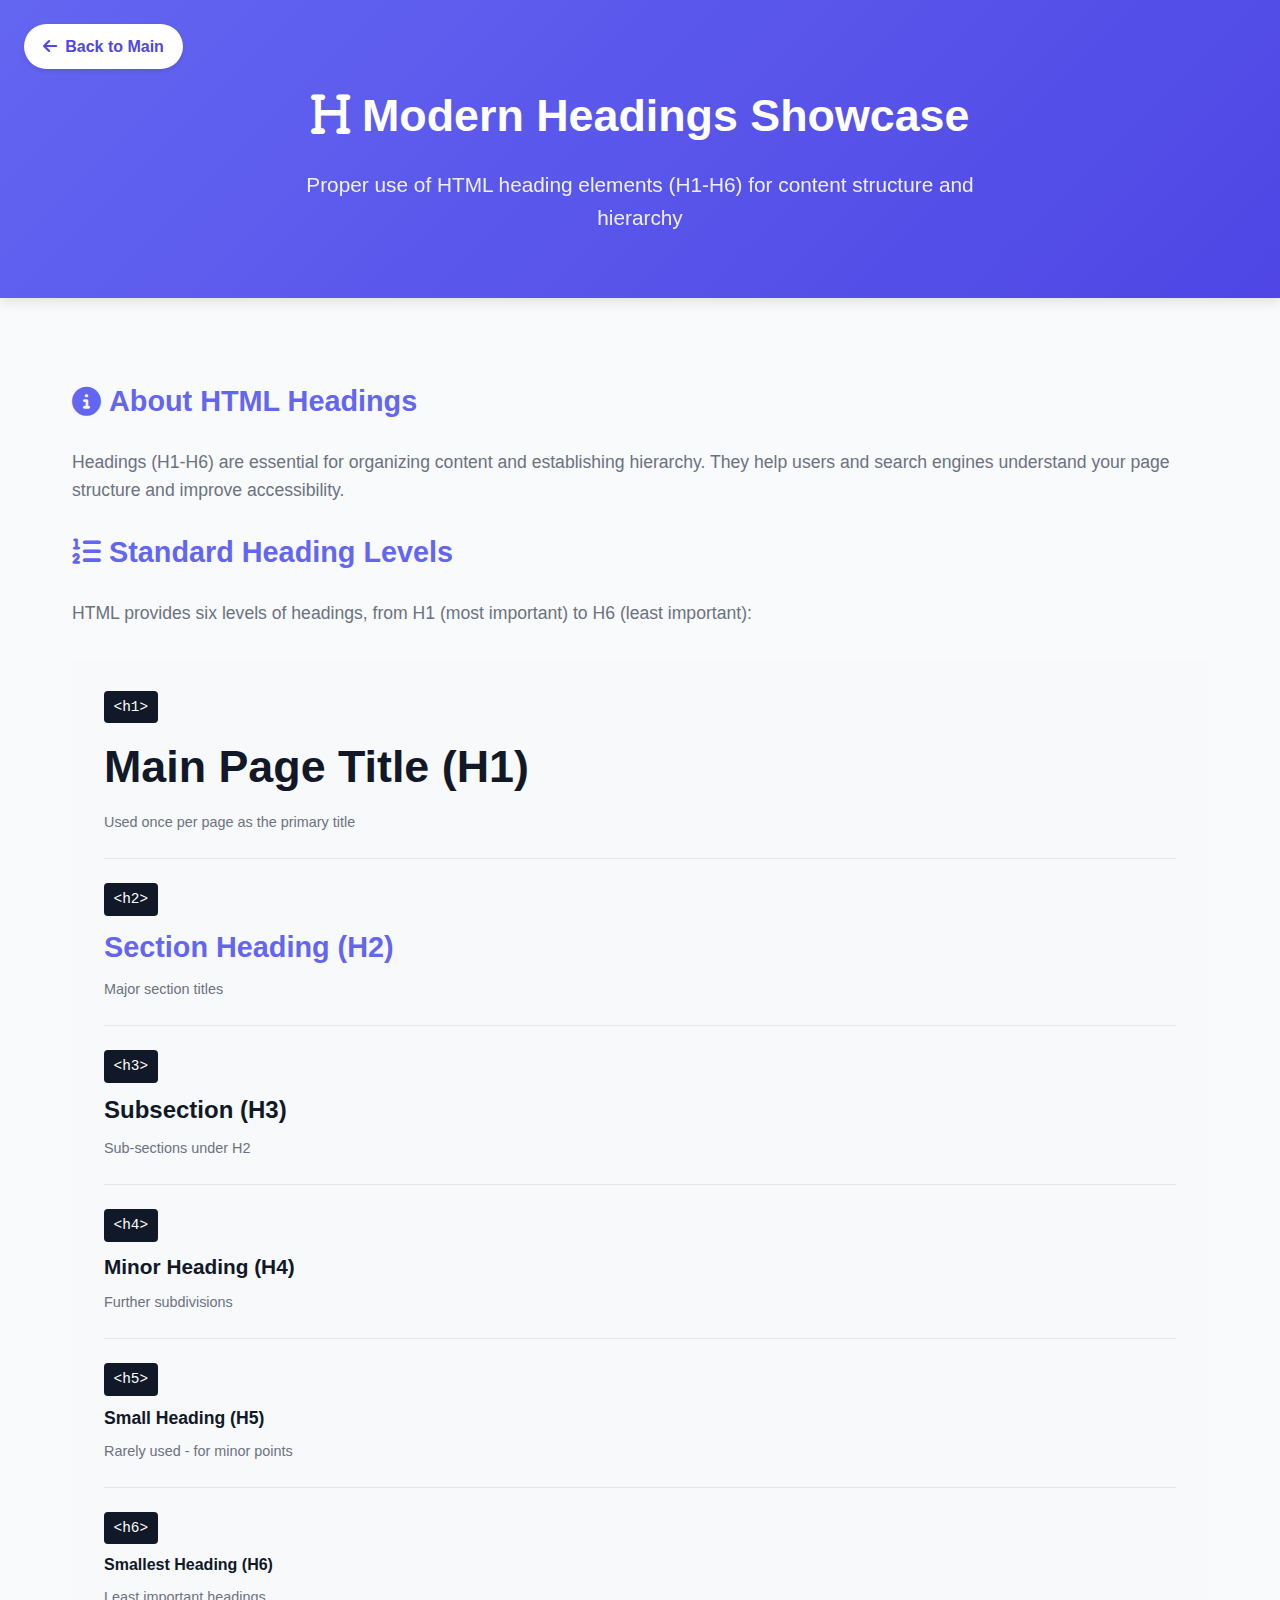
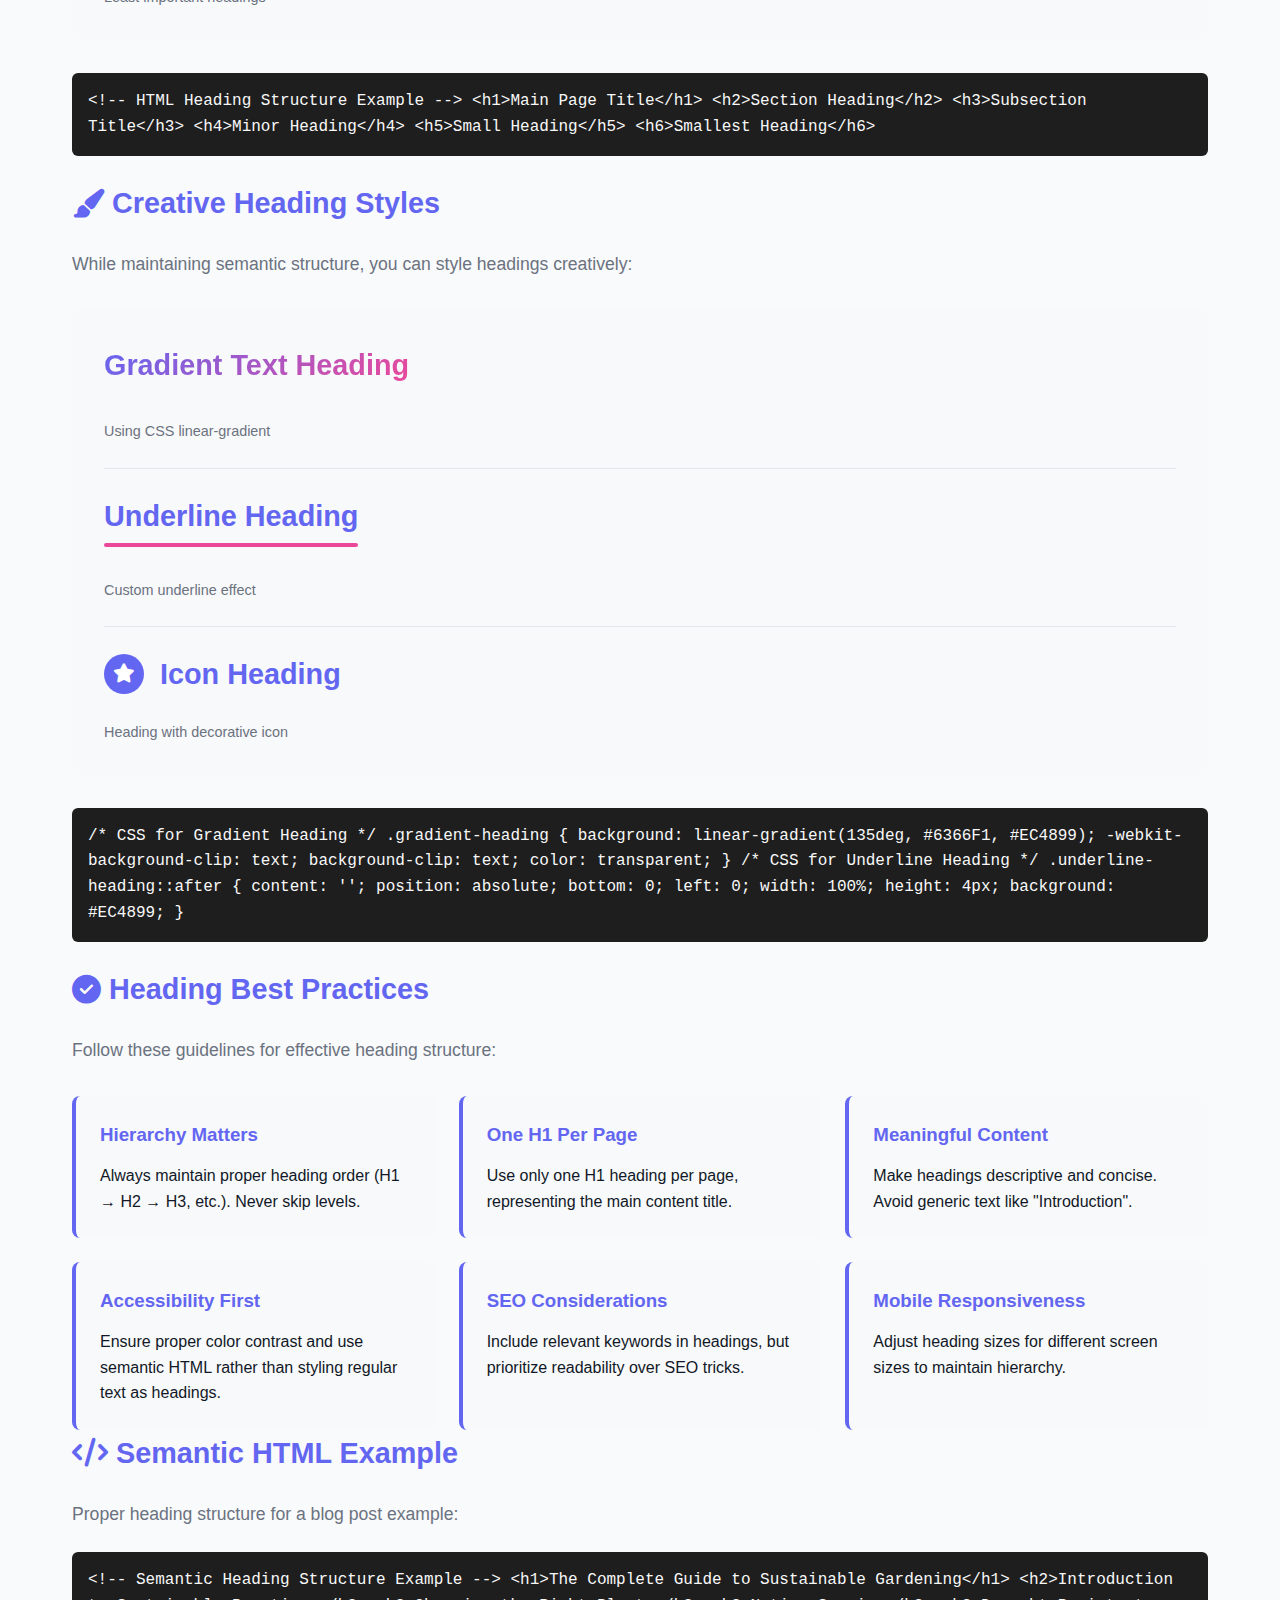
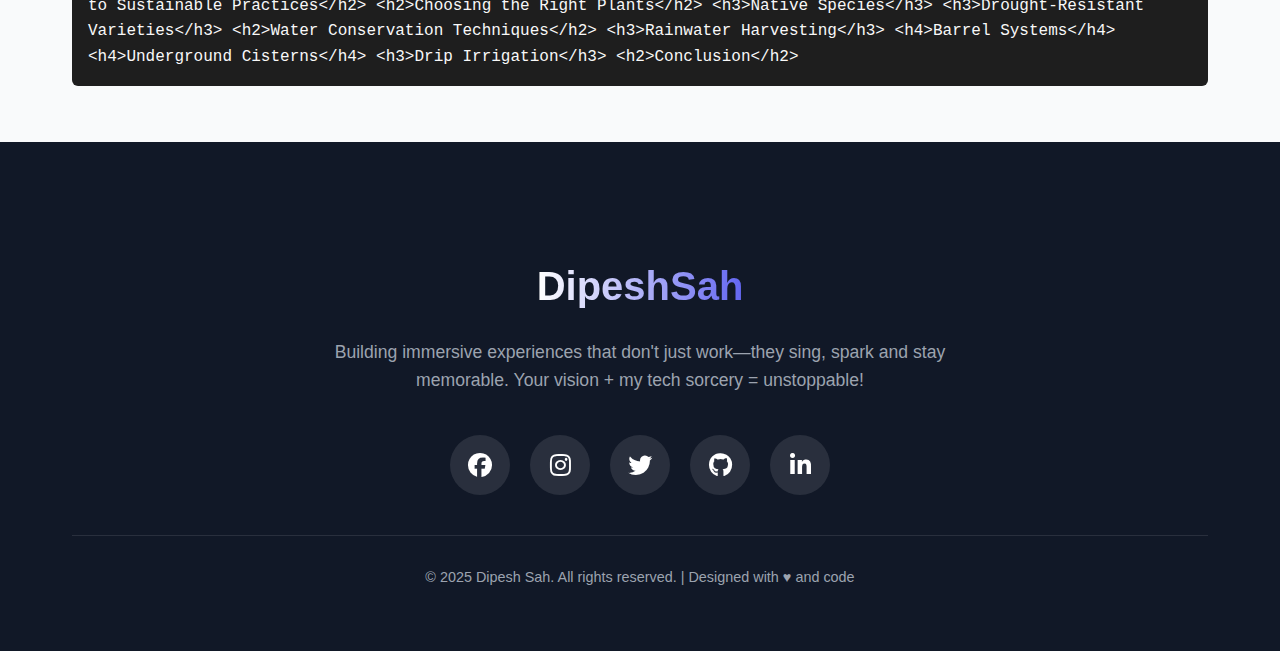
<file: heading_index.html>
<!DOCTYPE html>
<html lang="en">
<head>
    <meta charset="UTF-8">
    <meta name="viewport" content="width=device-width, initial-scale=1.0">
    <title>Modern Headings Showcase</title>
    <link rel="stylesheet" href="https://cdnjs.cloudflare.com/ajax/libs/font-awesome/6.4.0/css/all.min.css">
    <style>
        :root {
            --primary: #6366F1;
            --primary-dark: #4F46E5;
            --accent: #EC4899;
            --light: #F9FAFB;
            --dark: #111827;
            --gray: #6B7280;
            --transition: all 0.3s ease;
        }

        * {
            margin: 0;
            padding: 0;
            box-sizing: border-box;
        }

        body {
            font-family: 'Segoe UI', Tahoma, Geneva, Verdana, sans-serif;
            line-height: 1.6;
            color: var(--dark);
            background-color: var(--light);
            padding: 0;
            margin: 0;
        }

        .container {
            max-width: 1200px;
            margin: 0 auto;
            padding: 2rem;
        }

        header {
            background: linear-gradient(135deg, var(--primary), var(--primary-dark));
            color: white;
            padding: 3rem 0 2rem;
            text-align: center;
            margin-bottom: 3rem;
            box-shadow: 0 4px 12px rgba(0,0,0,0.1);
            position: relative;
        }

        .back-button {
            position: absolute;
            top: 1.5rem;
            left: 1.5rem;
            padding: 0.6rem 1.2rem;
            background: white;
            color: var(--primary-dark);
            border-radius: 50px;
            text-decoration: none;
            font-weight: 600;
            display: flex;
            align-items: center;
            gap: 0.5rem;
            transition: var(--transition);
            box-shadow: 0 2px 5px rgba(0,0,0,0.1);
        }

        .back-button:hover {
            background: rgba(255,255,255,0.9);
            transform: translateY(-2px);
            box-shadow: 0 4px 8px rgba(0,0,0,0.15);
        }

        h1 {
            font-size: 2.8rem;
            margin-bottom: 1rem;
            font-weight: 800;
        }

        .subtitle {
            font-size: 1.3rem;
            opacity: 0.9;
            max-width: 700px;
            margin: 0 auto;
            font-weight: 300;
        }

        .section {
            margin-bottom: 3rem;
            background: white;
            border-radius: 12px;
            padding: 2rem;
            box-shadow: 0 4px 6px rgba(0,0,0,0.05);
            transition: var(--transition);
        }

        .section:hover {
            transform: translateY(-5px);
            box-shadow: 0 10px 20px rgba(0,0,0,0.1);
        }

        h2 {
            color: var(--primary);
            margin-bottom: 1.5rem;
            font-size: 1.8rem;
            display: flex;
            align-items: center;
            gap: 0.5rem;
        }

        .description {
            color: var(--gray);
            margin-bottom: 1.5rem;
            font-size: 1.1rem;
        }

        /* Heading Styles */
        .heading-showcase {
            background: #f8f9fa;
            border-radius: 8px;
            padding: 2rem;
            margin: 2rem 0;
        }

        .heading-example {
            margin-bottom: 1.5rem;
            padding-bottom: 1.5rem;
            border-bottom: 1px solid #e5e7eb;
        }

        .heading-example:last-child {
            margin-bottom: 0;
            padding-bottom: 0;
            border-bottom: none;
        }

        .heading-tag {
            display: inline-block;
            background: var(--dark);
            color: white;
            padding: 0.3rem 0.6rem;
            border-radius: 4px;
            font-family: 'Courier New', Courier, monospace;
            font-size: 0.9rem;
            margin-bottom: 0.5rem;
        }

        /* Creative Heading Styles */
        .gradient-heading {
            background: linear-gradient(135deg, var(--primary), var(--accent));
            -webkit-background-clip: text;
            background-clip: text;
            color: transparent;
            display: inline-block;
        }

        .underline-heading {
            display: inline-block;
            position: relative;
            padding-bottom: 0.5rem;
        }

        .underline-heading::after {
            content: '';
            position: absolute;
            bottom: 0;
            left: 0;
            width: 100%;
            height: 4px;
            background: var(--accent);
            border-radius: 2px;
        }

        .icon-heading {
            display: flex;
            align-items: center;
            gap: 1rem;
        }

        .icon-heading i {
            width: 2.5rem;
            height: 2.5rem;
            background: var(--primary);
            color: white;
            border-radius: 50%;
            display: flex;
            align-items: center;
            justify-content: center;
            font-size: 1.2rem;
        }

        /* Code Blocks */
        .code-block {
            background: #1e1e1e;
            color: #f8f8f8;
            padding: 1rem;
            border-radius: 6px;
            font-family: 'Courier New', Courier, monospace;
            margin: 1.5rem 0;
            overflow-x: auto;
        }

        /* Best Practices */
        .best-practices {
            display: grid;
            grid-template-columns: repeat(auto-fit, minmax(300px, 1fr));
            gap: 1.5rem;
            margin-top: 2rem;
        }

        .practice-card {
            background: #f8f9fa;
            border-radius: 8px;
            padding: 1.5rem;
            border-left: 4px solid var(--primary);
        }

        .practice-card h3 {
            margin-bottom: 0.8rem;
            color: var(--primary);
        }

/* Footer */
footer {
    background: var(--dark);
    color: white;
    padding: 80px 0 30px;
    text-align: center;
    position: relative;
}

footer::before {
    content: '';
    position: absolute;
    top: 0;
    left: 0;
    width: 100%;
    height: 100%;
    background: url('https://w0.peakpx.com/wallpaper/119/102/HD-wallpaper-futuristic-cyberpunk-hacking-futuristic-3d-silhouette-computers-shadows.jpg') center/cover no-repeat;
    opacity: 0.1;
    z-index: 0;
}

.footer-content {
    position: relative;
    z-index: 1;
}

.footer-logo {
    font-size: 2.5rem;
    font-weight: 700;
    color: white;
    margin-bottom: 20px;
    display: inline-block;
    background: linear-gradient(90deg, white, var(--primary));
    -webkit-background-clip: text;
    background-clip: text;
    color: transparent;
}

.footer-text {
    color: #9CA3AF;
    margin-bottom: 40px;
    max-width: 700px;
    margin-left: auto;
    margin-right: auto;
    font-size: 1.1rem;
}

.social-links {
    display: flex;
    justify-content: center;
    gap: 20px;
    margin-bottom: 40px;
}

.social-link {
    width: 60px;
    height: 60px;
    border-radius: 50%;
    background: rgba(255, 255, 255, 0.1);
    display: flex;
    align-items: center;
    justify-content: center;
    font-size: 1.5rem;
    transition: var(--transition);
    backdrop-filter: blur(5px);
    text-decoration: none;
}

.social-link i {
    color: white !important;
}

.social-link:hover {
    background: var(--primary);
    transform: translateY(-10px);
    box-shadow: 0 10px 30px rgba(99, 102, 241, 0.5);
}

.footer-bottom {
    padding-top: 30px;
    border-top: 1px solid rgba(255, 255, 255, 0.1);
    color: #9CA3AF;
    font-size: 0.9rem;
}

        @media (max-width: 768px) {
            h1 {
                font-size: 2.2rem;
            }
            
            .section {
                padding: 1.5rem;
            }

            .back-button {
                position: static;
                margin-bottom: 1.5rem;
                display: inline-flex;
            }
        }
    </style>
</head>
<body>
    <header>
        <a href="index.html" class="back-button">
            <i class="fas fa-arrow-left"></i>
            Back to Main
        </a>
        <div class="container">
            <h1><i class="fas fa-heading"></i> Modern Headings Showcase</h1>
            <p class="subtitle">Proper use of HTML heading elements (H1-H6) for content structure and hierarchy</p>
        </div>
    </header>

    <div class="container">
        <section>
            <h2><i class="fas fa-info-circle"></i> About HTML Headings</h2>
            <p class="description">
                Headings (H1-H6) are essential for organizing content and establishing hierarchy. 
                They help users and search engines understand your page structure and improve accessibility.
            </p>
        </section>

        <section>
            <h2><i class="fas fa-list-ol"></i> Standard Heading Levels</h2>
            <p class="description">
                HTML provides six levels of headings, from H1 (most important) to H6 (least important):
            </p>
            
            <div class="heading-showcase">
                <div class="heading-example">
                    <div class="heading-tag">&lt;h1&gt;</div>
                    <h1 style="margin: 0;">Main Page Title (H1)</h1>
                    <p style="color: var(--gray); margin-top: 0.5rem; font-size: 0.9rem;">Used once per page as the primary title</p>
                </div>
                
                <div class="heading-example">
                    <div class="heading-tag">&lt;h2&gt;</div>
                    <h2 style="margin: 0; font-size: 1.8rem;">Section Heading (H2)</h2>
                    <p style="color: var(--gray); margin-top: 0.5rem; font-size: 0.9rem;">Major section titles</p>
                </div>
                
                <div class="heading-example">
                    <div class="heading-tag">&lt;h3&gt;</div>
                    <h3 style="margin: 0; font-size: 1.5rem;">Subsection (H3)</h3>
                    <p style="color: var(--gray); margin-top: 0.5rem; font-size: 0.9rem;">Sub-sections under H2</p>
                </div>
                
                <div class="heading-example">
                    <div class="heading-tag">&lt;h4&gt;</div>
                    <h4 style="margin: 0; font-size: 1.3rem;">Minor Heading (H4)</h4>
                    <p style="color: var(--gray); margin-top: 0.5rem; font-size: 0.9rem;">Further subdivisions</p>
                </div>
                
                <div class="heading-example">
                    <div class="heading-tag">&lt;h5&gt;</div>
                    <h5 style="margin: 0; font-size: 1.1rem;">Small Heading (H5)</h5>
                    <p style="color: var(--gray); margin-top: 0.5rem; font-size: 0.9rem;">Rarely used - for minor points</p>
                </div>
                
                <div class="heading-example">
                    <div class="heading-tag">&lt;h6&gt;</div>
                    <h6 style="margin: 0; font-size: 1rem;">Smallest Heading (H6)</h6>
                    <p style="color: var(--gray); margin-top: 0.5rem; font-size: 0.9rem;">Least important headings</p>
                </div>
            </div>
            
            <div class="code-block">
&lt;!-- HTML Heading Structure Example --&gt;
&lt;h1&gt;Main Page Title&lt;/h1&gt;
&lt;h2&gt;Section Heading&lt;/h2&gt;
&lt;h3&gt;Subsection Title&lt;/h3&gt;
&lt;h4&gt;Minor Heading&lt;/h4&gt;
&lt;h5&gt;Small Heading&lt;/h5&gt;
&lt;h6&gt;Smallest Heading&lt;/h6&gt;
            </div>
        </section>

        <section>
            <h2><i class="fas fa-paint-brush"></i> Creative Heading Styles</h2>
            <p class="description">
                While maintaining semantic structure, you can style headings creatively:
            </p>
            
            <div class="heading-showcase">
                <div class="heading-example">
                    <h2 class="gradient-heading">Gradient Text Heading</h2>
                    <p style="color: var(--gray); margin-top: 0.5rem; font-size: 0.9rem;">Using CSS linear-gradient</p>
                </div>
                
                <div class="heading-example">
                    <h2 class="underline-heading">Underline Heading</h2>
                    <p style="color: var(--gray); margin-top: 0.5rem; font-size: 0.9rem;">Custom underline effect</p>
                </div>
                
                <div class="heading-example">
                    <h2 class="icon-heading">
                        <i class="fas fa-star"></i>
                        <span>Icon Heading</span>
                    </h2>
                    <p style="color: var(--gray); margin-top: 0.5rem; font-size: 0.9rem;">Heading with decorative icon</p>
                </div>
            </div>
            
            <div class="code-block">
/* CSS for Gradient Heading */
.gradient-heading {
    background: linear-gradient(135deg, #6366F1, #EC4899);
    -webkit-background-clip: text;
    background-clip: text;
    color: transparent;
}

/* CSS for Underline Heading */
.underline-heading::after {
    content: '';
    position: absolute;
    bottom: 0;
    left: 0;
    width: 100%;
    height: 4px;
    background: #EC4899;
}
            </div>
        </section>

        <section>
            <h2><i class="fas fa-check-circle"></i> Heading Best Practices</h2>
            <p class="description">
                Follow these guidelines for effective heading structure:
            </p>
            
            <div class="best-practices">
                <div class="practice-card">
                    <h3>Hierarchy Matters</h3>
                    <p>Always maintain proper heading order (H1 → H2 → H3, etc.). Never skip levels.</p>
                </div>
                
                <div class="practice-card">
                    <h3>One H1 Per Page</h3>
                    <p>Use only one H1 heading per page, representing the main content title.</p>
                </div>
                
                <div class="practice-card">
                    <h3>Meaningful Content</h3>
                    <p>Make headings descriptive and concise. Avoid generic text like "Introduction".</p>
                </div>
                
                <div class="practice-card">
                    <h3>Accessibility First</h3>
                    <p>Ensure proper color contrast and use semantic HTML rather than styling regular text as headings.</p>
                </div>
                
                <div class="practice-card">
                    <h3>SEO Considerations</h3>
                    <p>Include relevant keywords in headings, but prioritize readability over SEO tricks.</p>
                </div>
                
                <div class="practice-card">
                    <h3>Mobile Responsiveness</h3>
                    <p>Adjust heading sizes for different screen sizes to maintain hierarchy.</p>
                </div>
            </div>
        </section>

        <section>
            <h2><i class="fas fa-code"></i> Semantic HTML Example</h2>
            <p class="description">
                Proper heading structure for a blog post example:
            </p>
            
            <div class="code-block">
&lt;!-- Semantic Heading Structure Example --&gt;
&lt;h1&gt;The Complete Guide to Sustainable Gardening&lt;/h1&gt;

&lt;h2&gt;Introduction to Sustainable Practices&lt;/h2&gt;

&lt;h2&gt;Choosing the Right Plants&lt;/h2&gt;
&lt;h3&gt;Native Species&lt;/h3&gt;
&lt;h3&gt;Drought-Resistant Varieties&lt;/h3&gt;

&lt;h2&gt;Water Conservation Techniques&lt;/h2&gt;
&lt;h3&gt;Rainwater Harvesting&lt;/h3&gt;
&lt;h4&gt;Barrel Systems&lt;/h4&gt;
&lt;h4&gt;Underground Cisterns&lt;/h4&gt;
&lt;h3&gt;Drip Irrigation&lt;/h3&gt;

&lt;h2&gt;Conclusion&lt;/h2&gt;
            </div>
        </section>
    </div>

    <!-- Footer -->
    <footer>
        <div class="container footer-content">
            <a href="index.html" class="footer-logo">DipeshSah</a>
            <p class="footer-text">Building immersive experiences that don't just work—they sing, spark and stay memorable. Your vision + my tech sorcery = unstoppable!</p>
            
            <div class="social-links">
                <a href="https://www.facebook.com/share/1FzbpcJvvT/?mibextid=qi2Omg" class="social-link"><i class="fab fa-facebook"></i></a>               
                <a href="https://www.instagram.com/dipesh_shah_440?igsh=bGFkc3Zzc2E1Mzg3" class="social-link"><i class="fab fa-instagram"></i></a>  
                <a href="https://x.com/Dipeshs5586193?s=09" class="social-link"><i class="fa-brands fa-twitter"></i></a>                             
                <a href="https://github.com/Dipesh440" class="social-link">
                    <i class="fab fa-github"></i></a>
                <a href="https://www.linkedin.com/in/dipesh-sah-234b9b294?utm_source=share&utm_campaign=share_via&utm_content=profile&utm_medium=android_app" class="social-link"><i class="fab fa-linkedin-in"></i></a>
            </div>
            
            <div class="footer-bottom">
                <p>&copy; 2025 Dipesh Sah. All rights reserved. | Designed with ♥ and code</p>
            </div>
        </div>
    </footer>
</body>
    <!-- JavaScript
    <script src="https://cdn.jsdelivr.net/particles.js/2.0.0/particles.min.js"></script>
    <script src="script.js"></script> -->
</body>
</html>
</file>
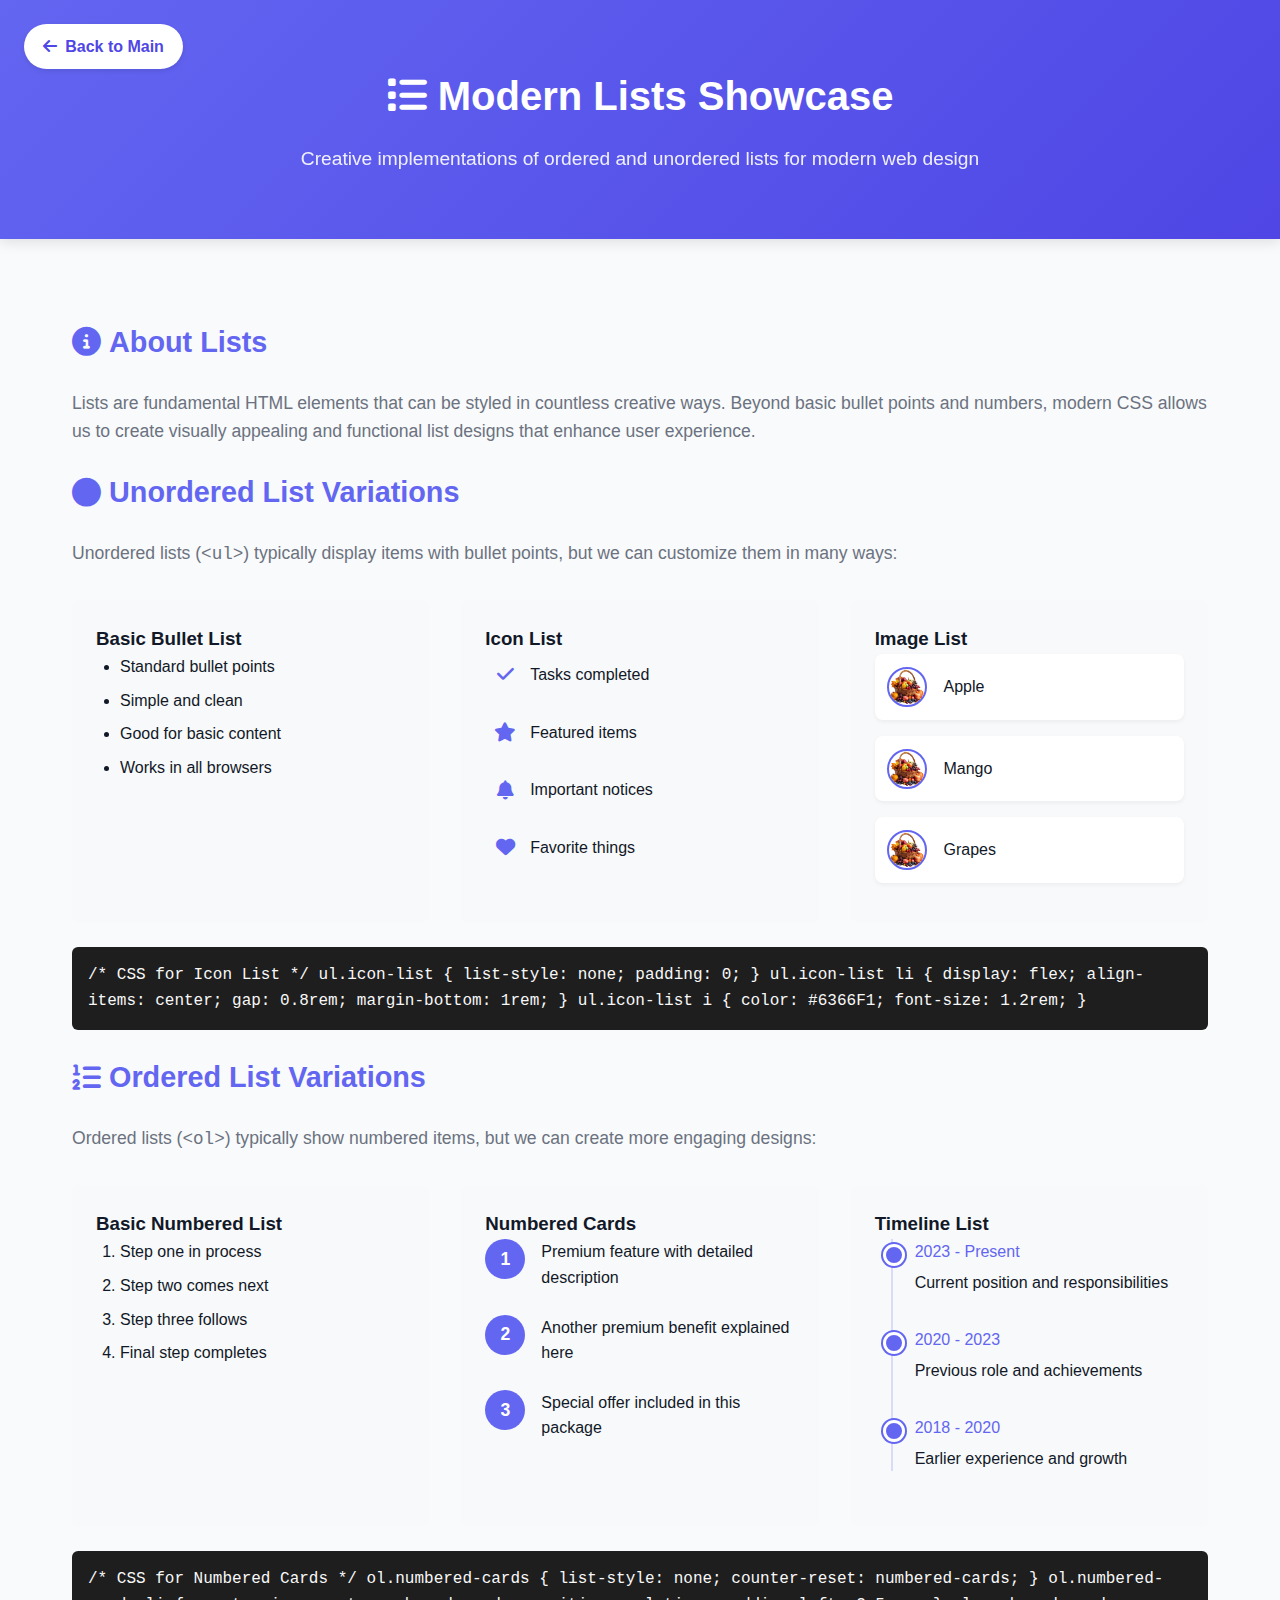
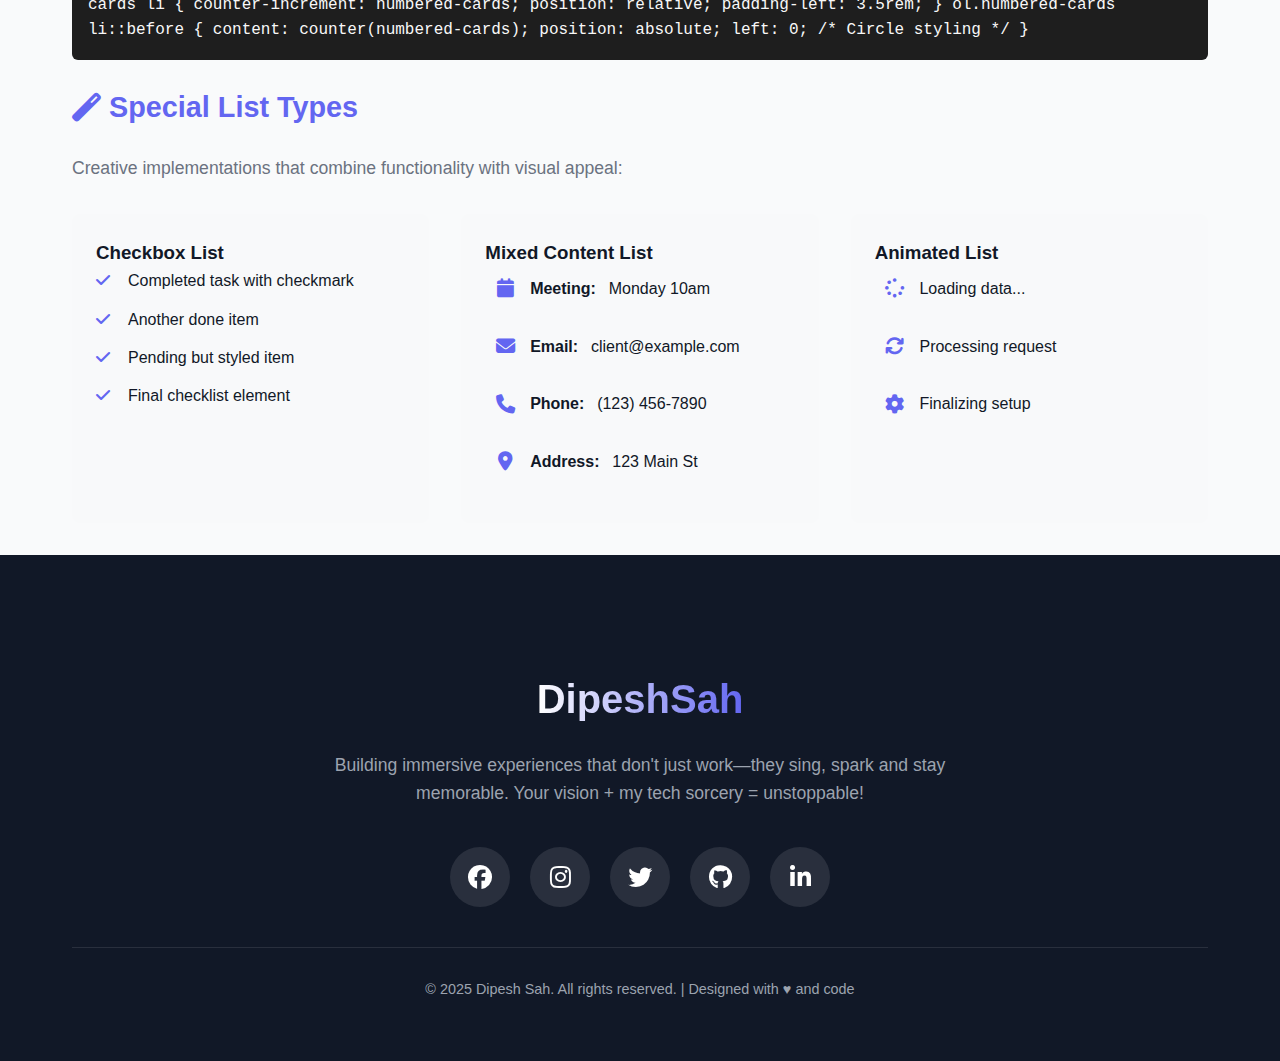
<file: list_index.html>
<!DOCTYPE html>
<html lang="en">
<head>
    <meta charset="UTF-8">
    <meta name="viewport" content="width=device-width, initial-scale=1.0">
    <title>Modern Lists Showcase</title>
    <link rel="stylesheet" href="https://cdnjs.cloudflare.com/ajax/libs/font-awesome/6.4.0/css/all.min.css">
    <style>
        :root {
            --primary: #6366F1;
            --primary-dark: #4F46E5;
            --accent: #EC4899;
            --light: #F9FAFB;
            --dark: #111827;
            --gray: #6B7280;
            --transition: all 0.3s ease;
        }

        * {
            margin: 0;
            padding: 0;
            box-sizing: border-box;
        }

        body {
            font-family: 'Segoe UI', Tahoma, Geneva, Verdana, sans-serif;
            line-height: 1.6;
            color: var(--dark);
            background-color: var(--light);
            padding: 0;
            margin: 0;
        }

        .container {
            max-width: 1200px;
            margin: 0 auto;
            padding: 2rem;
        }

        header {
            background: linear-gradient(135deg, var(--primary), var(--primary-dark));
            color: white;
            padding: 2rem 0;
            text-align: center;
            margin-bottom: 3rem;
            box-shadow: 0 4px 12px rgba(0,0,0,0.1);
        }

        .back-button {
            position: absolute;
            top: 1.5rem;
            left: 1.5rem;
            padding: 0.6rem 1.2rem;
            background: white;
            color: var(--primary-dark);
            border-radius: 50px;
            text-decoration: none;
            font-weight: 600;
            display: flex;
            align-items: center;
            gap: 0.5rem;
            transition: var(--transition);
            box-shadow: 0 2px 5px rgba(0,0,0,0.1);
        }

        .back-button:hover {
            background: rgba(255,255,255,0.9);
            transform: translateY(-2px);
            box-shadow: 0 4px 8px rgba(0,0,0,0.15);
        }

        h1 {
            font-size: 2.5rem;
            margin-bottom: 1rem;
        }

        .subtitle {
            font-size: 1.2rem;
            opacity: 0.9;
            max-width: 700px;
            margin: 0 auto;
        }

        .section {
            margin-bottom: 3rem;
            background: white;
            border-radius: 12px;
            padding: 2rem;
            box-shadow: 0 4px 6px rgba(0,0,0,0.05);
            transition: var(--transition);
        }

        .section:hover {
            transform: translateY(-5px);
            box-shadow: 0 10px 20px rgba(0,0,0,0.1);
        }

        h2 {
            color: var(--primary);
            margin-bottom: 1.5rem;
            font-size: 1.8rem;
            display: flex;
            align-items: center;
            gap: 0.5rem;
        }

        .description {
            color: var(--gray);
            margin-bottom: 1.5rem;
            font-size: 1.1rem;
        }

        /* List Styles */
        .list-showcase {
            display: grid;
            grid-template-columns: repeat(auto-fit, minmax(300px, 1fr));
            gap: 2rem;
            margin-top: 2rem;
        }

        .list-container {
            background: #f8f9fa;
            border-radius: 8px;
            padding: 1.5rem;
        }

        /* Basic List Styles */
        ul.basic, ol.basic {
            padding-left: 1.5rem;
        }

        ul.basic li, ol.basic li {
            margin-bottom: 0.5rem;
        }

        /* Icon List */
        ul.icon-list {
            list-style: none;
            padding: 0;
        }

        ul.icon-list li {
            display: flex;
            align-items: center;
            gap: 0.8rem;
            margin-bottom: 1rem;
            padding: 0.5rem;
            border-radius: 6px;
            transition: var(--transition);
        }

        ul.icon-list li:hover {
            background: rgba(99, 102, 241, 0.1);
            transform: translateX(5px);
        }

        ul.icon-list i {
            color: var(--primary);
            font-size: 1.2rem;
            width: 1.5rem;
            text-align: center;
        }

        /* Image List */
        ul.image-list {
            list-style: none;
            padding: 0;
        }

        ul.image-list li {
            display: flex;
            align-items: center;
            gap: 1rem;
            margin-bottom: 1rem;
            padding: 0.8rem;
            background: white;
            border-radius: 8px;
            box-shadow: 0 2px 4px rgba(0,0,0,0.05);
        }

        ul.image-list img {
            width: 40px;
            height: 40px;
            object-fit: cover;
            border-radius: 50%;
            border: 2px solid var(--primary);
        }

        /* Numbered Card List */
        ol.numbered-cards {
            list-style: none;
            padding: 0;
            counter-reset: numbered-cards;
        }

        ol.numbered-cards li {
            counter-increment: numbered-cards;
            position: relative;
            padding-left: 3.5rem;
            margin-bottom: 1.5rem;
        }

        ol.numbered-cards li::before {
            content: counter(numbered-cards);
            position: absolute;
            left: 0;
            top: 0;
            width: 2.5rem;
            height: 2.5rem;
            background: var(--primary);
            color: white;
            border-radius: 50%;
            display: flex;
            align-items: center;
            justify-content: center;
            font-weight: bold;
            font-size: 1.1rem;
        }

        /* Timeline List */
        ul.timeline {
            list-style: none;
            padding: 0;
            position: relative;
        }

        ul.timeline::before {
            content: '';
            position: absolute;
            top: 0;
            bottom: 0;
            left: 1rem;
            width: 2px;
            background: var(--primary);
            opacity: 0.2;
        }

        ul.timeline li {
            position: relative;
            padding-left: 2.5rem;
            margin-bottom: 2rem;
        }

        ul.timeline li::before {
            content: '';
            position: absolute;
            left: 0.5rem;
            top: 0.3rem;
            width: 1rem;
            height: 1rem;
            border-radius: 50%;
            background: var(--primary);
            border: 3px solid white;
            box-shadow: 0 0 0 2px var(--primary);
        }

        .timeline-date {
            font-weight: 500;
            color: var(--primary);
            margin-bottom: 0.3rem;
        }

        /* Checkbox List */
        ul.checkbox-list {
            list-style: none;
            padding: 0;
        }

        ul.checkbox-list li {
            position: relative;
            padding-left: 2rem;
            margin-bottom: 0.8rem;
        }

        ul.checkbox-list li::before {
            content: '\f00c';
            font-family: 'Font Awesome 6 Free';
            font-weight: 900;
            position: absolute;
            left: 0;
            color: var(--primary);
        }

        /* Code Blocks */
        .code-block {
            background: #1e1e1e;
            color: #f8f8f8;
            padding: 1rem;
            border-radius: 6px;
            font-family: 'Courier New', Courier, monospace;
            margin: 1.5rem 0;
            overflow-x: auto;
        }

 /* Footer */
footer {
    background: var(--dark);
    color: white;
    padding: 80px 0 30px;
    text-align: center;
    position: relative;
}

footer::before {
    content: '';
    position: absolute;
    top: 0;
    left: 0;
    width: 100%;
    height: 100%;
    background: url('https://w0.peakpx.com/wallpaper/119/102/HD-wallpaper-futuristic-cyberpunk-hacking-futuristic-3d-silhouette-computers-shadows.jpg') center/cover no-repeat;
    opacity: 0.1;
    z-index: 0;
}

.footer-content {
    position: relative;
    z-index: 1;
}

.footer-logo {
    font-size: 2.5rem;
    font-weight: 700;
    color: white;
    margin-bottom: 20px;
    display: inline-block;
    background: linear-gradient(90deg, white, var(--primary));
    -webkit-background-clip: text;
    background-clip: text;
    color: transparent;
}

.footer-text {
    color: #9CA3AF;
    margin-bottom: 40px;
    max-width: 700px;
    margin-left: auto;
    margin-right: auto;
    font-size: 1.1rem;
}

.social-links {
    display: flex;
    justify-content: center;
    gap: 20px;
    margin-bottom: 40px;
}

.social-link {
    width: 60px;
    height: 60px;
    border-radius: 50%;
    background: rgba(255, 255, 255, 0.1);
    display: flex;
    align-items: center;
    justify-content: center;
    font-size: 1.5rem;
    transition: var(--transition);
    backdrop-filter: blur(5px);
    text-decoration: none;
}

.social-link i {
    color: white !important;
}

.social-link:hover {
    background: var(--primary);
    transform: translateY(-10px);
    box-shadow: 0 10px 30px rgba(99, 102, 241, 0.5);
}

.footer-bottom {
    padding-top: 30px;
    border-top: 1px solid rgba(255, 255, 255, 0.1);
    color: #9CA3AF;
    font-size: 0.9rem;
}

        @media (max-width: 768px) {
            h1 {
                font-size: 2rem;
            }
            
            .section {
                padding: 1.5rem;
            }
            
            .list-showcase {
                grid-template-columns: 1fr;
            }

            .back-button {
                position: static;
                margin-bottom: 1.5rem;
                display: inline-flex;
            }
        }
    </style>
</head>
<body>
    <a href="index.html" class="back-button">
        <i class="fas fa-arrow-left"></i>
        Back to Main
    </a>
    <header>
        <div class="container">
            <h1><i class="fas fa-list"></i> Modern Lists Showcase</h1>
            <p class="subtitle">Creative implementations of ordered and unordered lists for modern web design</p>
        </div>
    </header>

    <div class="container">
        <section>
            <h2><i class="fas fa-info-circle"></i> About Lists</h2>
            <p class="description">
                Lists are fundamental HTML elements that can be styled in countless creative ways. 
                Beyond basic bullet points and numbers, modern CSS allows us to create visually appealing 
                and functional list designs that enhance user experience.
            </p>
        </section>

        <section>
            <h2><i class="fas fa-circle"></i> Unordered List Variations</h2>
            <p class="description">
                Unordered lists (<code>&lt;ul&gt;</code>) typically display items with bullet points, 
                but we can customize them in many ways:
            </p>
            
            <div class="list-showcase">
                <div class="list-container">
                    <h3>Basic Bullet List</h3>
                    <ul class="basic">
                        <li>Standard bullet points</li>
                        <li>Simple and clean</li>
                        <li>Good for basic content</li>
                        <li>Works in all browsers</li>
                    </ul>
                </div>
                
                <div class="list-container">
                    <h3>Icon List</h3>
                    <ul class="icon-list">
                        <li><i class="fas fa-check"></i> Tasks completed</li>
                        <li><i class="fas fa-star"></i> Featured items</li>
                        <li><i class="fas fa-bell"></i> Important notices</li>
                        <li><i class="fas fa-heart"></i> Favorite things</li>
                    </ul>
                </div>
                
                <div class="list-container">
                    <h3>Image List</h3>
                    <ul class="image-list">
                        <li>
                            <img src="fruits_img.png" alt="User 1">
                            <span>Apple</span>
                        </li>
                        <li>
                            <img src="fruits_img.png" alt="User 2">
                            <span>Mango</span>
                        </li>
                        <li>
                            <img src="fruits_img.png" alt="User 3">
                            <span>Grapes</span>
                        </li>
                    </ul>
                </div>
            </div>
            
            <div class="code-block">
/* CSS for Icon List */
ul.icon-list {
    list-style: none;
    padding: 0;
}

ul.icon-list li {
    display: flex;
    align-items: center;
    gap: 0.8rem;
    margin-bottom: 1rem;
}

ul.icon-list i {
    color: #6366F1;
    font-size: 1.2rem;
}

            </div>
        </section>

        <section>
            <h2><i class="fas fa-list-ol"></i> Ordered List Variations</h2>
            <p class="description">
                Ordered lists (<code>&lt;ol&gt;</code>) typically show numbered items, 
                but we can create more engaging designs:
            </p>
            
            <div class="list-showcase">
                <div class="list-container">
                    <h3>Basic Numbered List</h3>
                    <ol class="basic">
                        <li>Step one in process</li>
                        <li>Step two comes next</li>
                        <li>Step three follows</li>
                        <li>Final step completes</li>
                    </ol>
                </div>
                
                <div class="list-container">
                    <h3>Numbered Cards</h3>
                    <ol class="numbered-cards">
                        <li>Premium feature with detailed description</li>
                        <li>Another premium benefit explained here</li>
                        <li>Special offer included in this package</li>
                    </ol>
                </div>
                
                <div class="list-container">
                    <h3>Timeline List</h3>
                    <ul class="timeline">
                        <li>
                            <div class="timeline-date">2023 - Present</div>
                            <div>Current position and responsibilities</div>
                        </li>
                        <li>
                            <div class="timeline-date">2020 - 2023</div>
                            <div>Previous role and achievements</div>
                        </li>
                        <li>
                            <div class="timeline-date">2018 - 2020</div>
                            <div>Earlier experience and growth</div>
                        </li>
                    </ul>
                </div>
            </div>
            
            <div class="code-block">
/* CSS for Numbered Cards */
ol.numbered-cards {
    list-style: none;
    counter-reset: numbered-cards;
}

ol.numbered-cards li {
    counter-increment: numbered-cards;
    position: relative;
    padding-left: 3.5rem;
}

ol.numbered-cards li::before {
    content: counter(numbered-cards);
    position: absolute;
    left: 0;
    /* Circle styling */
}
            </div>
        </section>

        <section>
            <h2><i class="fas fa-magic"></i> Special List Types</h2>
            <p class="description">
                Creative implementations that combine functionality with visual appeal:
            </p>
            
            <div class="list-showcase">
                <div class="list-container">
                    <h3>Checkbox List</h3>
                    <ul class="checkbox-list">
                        <li>Completed task with checkmark</li>
                        <li>Another done item</li>
                        <li>Pending but styled item</li>
                        <li>Final checklist element</li>
                    </ul>
                </div>
                
                <div class="list-container">
                    <h3>Mixed Content List</h3>
                    <ul class="icon-list">
                        <li><i class="fas fa-calendar"></i> <strong>Meeting:</strong> Monday 10am</li>
                        <li><i class="fas fa-envelope"></i> <strong>Email:</strong> client@example.com</li>
                        <li><i class="fas fa-phone"></i> <strong>Phone:</strong> (123) 456-7890</li>
                        <li><i class="fas fa-map-marker-alt"></i> <strong>Address:</strong> 123 Main St</li>
                    </ul>
                </div>
                
                <div class="list-container">
                    <h3>Animated List</h3>
                    <ul class="icon-list">
                        <li style="animation: fadeIn 0.5s ease-in;"><i class="fas fa-spinner fa-spin"></i> Loading data...</li>
                        <li style="animation: fadeIn 0.5s ease-in 0.2s;"><i class="fas fa-sync fa-spin"></i> Processing request</li>
                        <li style="animation: fadeIn 0.5s ease-in 0.4s;"><i class="fas fa-cog fa-spin"></i> Finalizing setup</li>
                    </ul>
                </div>
            </div>
        </section>
    </div>

    <!-- Footer -->
    <footer>
        <div class="container footer-content">
            <a href="index.html" class="footer-logo">DipeshSah</a>
            <p class="footer-text">Building immersive experiences that don't just work—they sing, spark and stay memorable. Your vision + my tech sorcery = unstoppable!</p>
            
            <div class="social-links">
                <a href="https://www.facebook.com/share/1FzbpcJvvT/?mibextid=qi2Omg" class="social-link"><i class="fab fa-facebook"></i></a>               
                <a href="https://www.instagram.com/dipesh_shah_440?igsh=bGFkc3Zzc2E1Mzg3" class="social-link"><i class="fab fa-instagram"></i></a>  
                <a href="https://x.com/Dipeshs5586193?s=09" class="social-link"><i class="fa-brands fa-twitter"></i></a>                             
                <a href="https://github.com/Dipesh440" class="social-link">
                    <i class="fab fa-github"></i></a>
                <a href="https://www.linkedin.com/in/dipesh-sah-234b9b294?utm_source=share&utm_campaign=share_via&utm_content=profile&utm_medium=android_app" class="social-link"><i class="fab fa-linkedin-in"></i></a>
            </div>
            
            <div class="footer-bottom">
                <p>&copy; 2025 Dipesh Sah. All rights reserved. | Designed with ♥ and code</p>
            </div>
        </div>
    </footer>
</body>
</html>
</file>
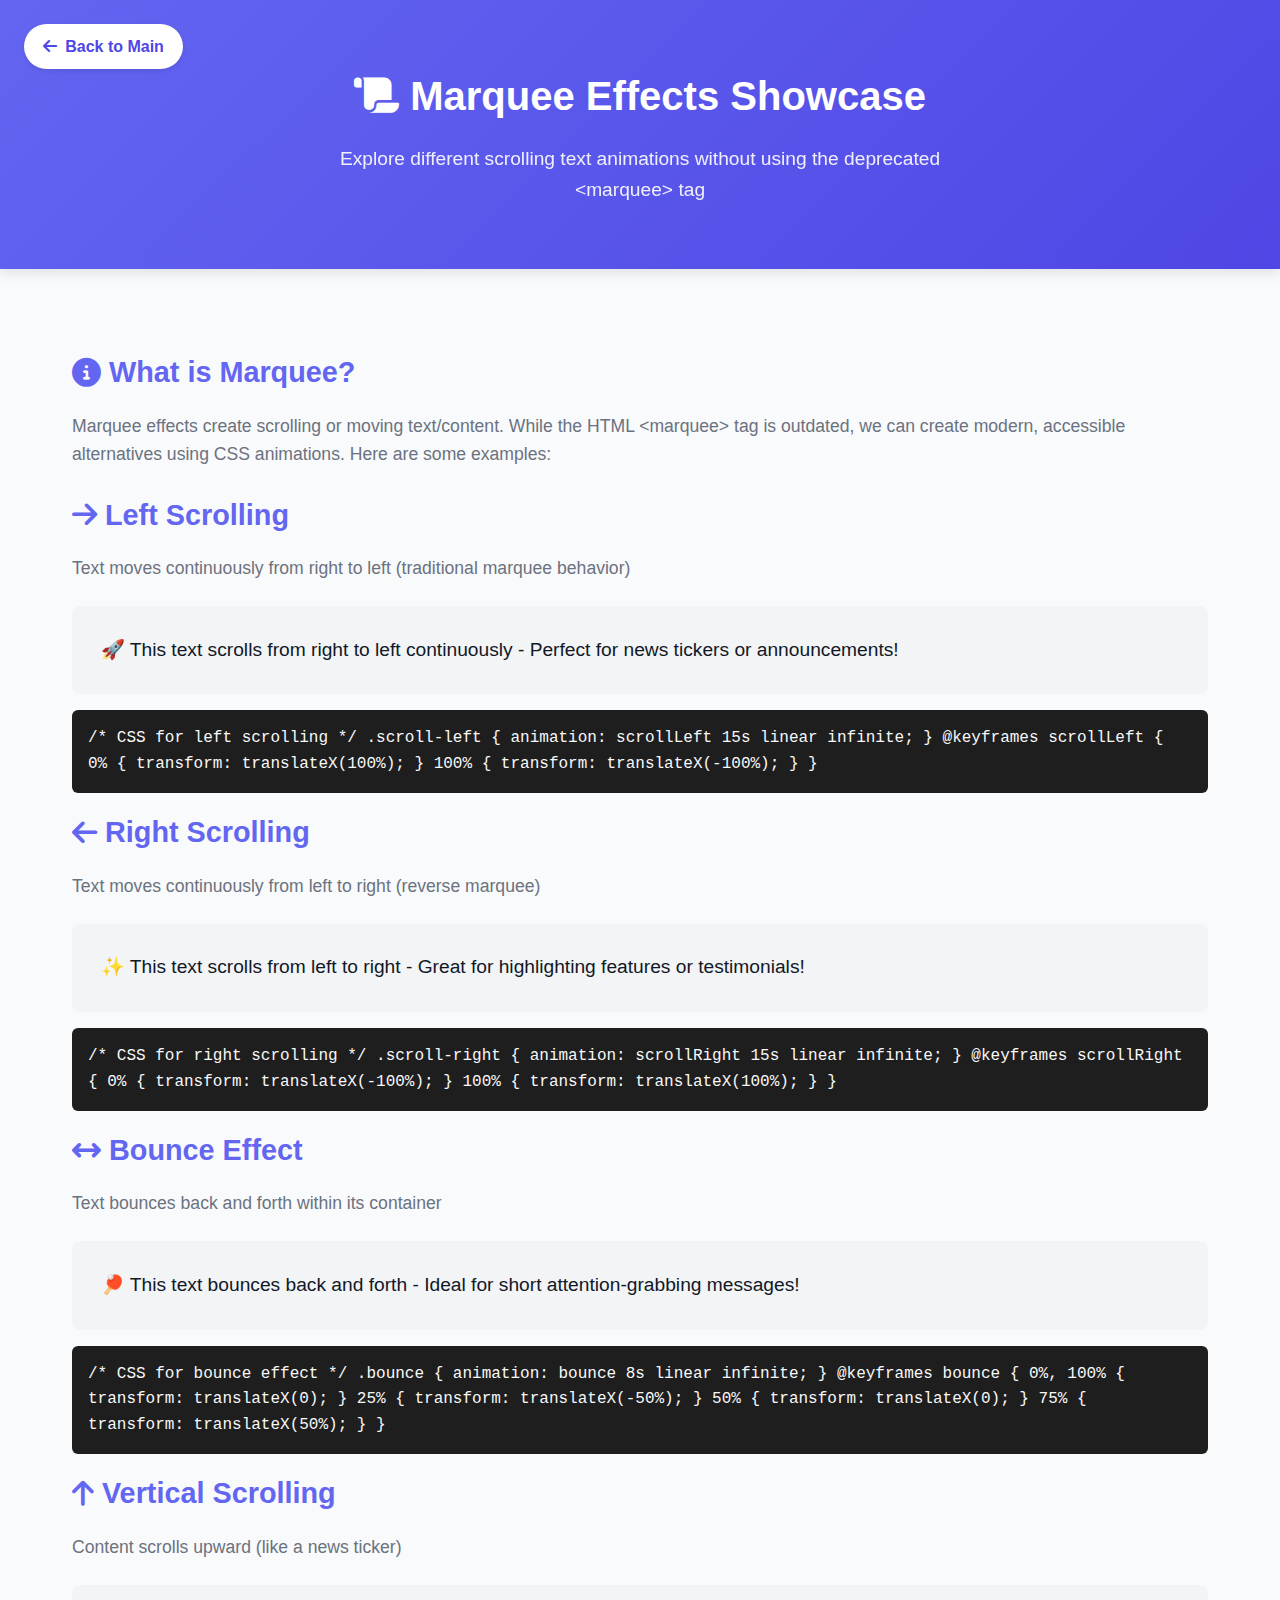
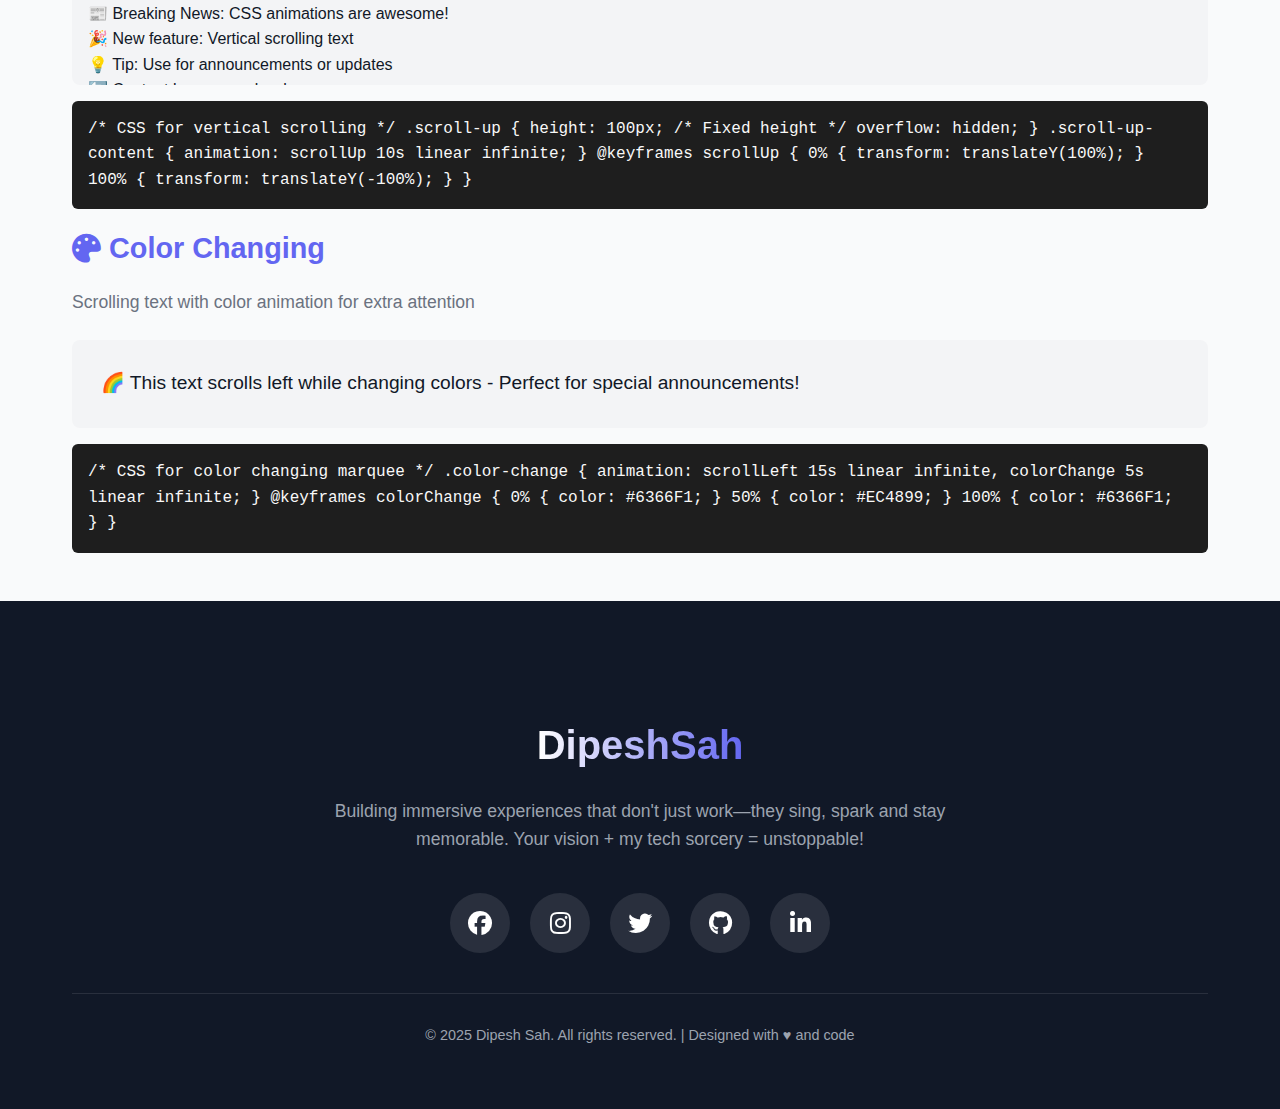
<file: marquee_index.html>
<!DOCTYPE html>
<html lang="en">
<head>
    <meta charset="UTF-8">
    <meta name="viewport" content="width=device-width, initial-scale=1.0">
    <title>Marquee Effects Showcase</title>
    <link rel="stylesheet" href="https://cdnjs.cloudflare.com/ajax/libs/font-awesome/6.4.0/css/all.min.css">
    <style>
        :root {
            --primary: #6366F1;
            --primary-dark: #4F46E5;
            --accent: #EC4899;
            --light: #F9FAFB;
            --dark: #111827;
            --gray: #6B7280;
            --transition: all 0.3s ease;
        }

        * {
            margin: 0;
            padding: 0;
            box-sizing: border-box;
        }

        body {
            font-family: 'Segoe UI', Tahoma, Geneva, Verdana, sans-serif;
            line-height: 1.6;
            color: var(--dark);
            background-color: var(--light);
            padding: 0;
            margin: 0;
        }

        .container {
            max-width: 1200px;
            margin: 0 auto;
            padding: 2rem;
        }

        header {
            background: linear-gradient(135deg, var(--primary), var(--primary-dark));
            color: white;
            padding: 2rem 0;
            text-align: center;
            margin-bottom: 3rem;
            box-shadow: 0 4px 12px rgba(0,0,0,0.1);
        }

        .back-button {
            position: absolute;
            top: 1.5rem;
            left: 1.5rem;
            padding: 0.6rem 1.2rem;
            background: white;
            color: var(--primary-dark);
            border-radius: 50px;
            text-decoration: none;
            font-weight: 600;
            display: flex;
            align-items: center;
            gap: 0.5rem;
            transition: var(--transition);
            box-shadow: 0 2px 5px rgba(0,0,0,0.1);
        }

        .back-button:hover {
            background: rgba(255,255,255,0.9);
            transform: translateY(-2px);
            box-shadow: 0 4px 8px rgba(0,0,0,0.15);
        }

        h1 {
            font-size: 2.5rem;
            margin-bottom: 1rem;
        }

        .subtitle {
            font-size: 1.2rem;
            opacity: 0.9;
            max-width: 700px;
            margin: 0 auto;
        }

        .section {
            margin-bottom: 3rem;
            background: white;
            border-radius: 12px;
            padding: 2rem;
            box-shadow: 0 4px 6px rgba(0,0,0,0.05);
            transition: var(--transition);
        }

        .section:hover {
            transform: translateY(-5px);
            box-shadow: 0 10px 20px rgba(0,0,0,0.1);
        }

        h2 {
            color: var(--primary);
            margin-bottom: 1rem;
            font-size: 1.8rem;
            display: flex;
            align-items: center;
            gap: 0.5rem;
        }

        .description {
            color: var(--gray);
            margin-bottom: 1.5rem;
            font-size: 1.1rem;
        }

        .marquee-container {
            background: #f3f4f6;
            border-radius: 8px;
            padding: 1rem;
            margin: 1rem 0;
            overflow: hidden;
        }

        .marquee {
            font-size: 1.2rem;
            padding: 0.8rem;
            white-space: nowrap;
            display: inline-block;
        }

        /* Different marquee effects */
        .scroll-left {
            animation: scrollLeft 15s linear infinite;
        }

        .scroll-right {
            animation: scrollRight 15s linear infinite;
        }

        .bounce {
            animation: bounce 8s linear infinite;
        }

        .scroll-up {
            height: 100px;
            overflow: hidden;
        }

        .scroll-up-content {
            animation: scrollUp 10s linear infinite;
        }

        .color-change {
            animation: scrollLeft 15s linear infinite, colorChange 5s linear infinite;
        }

        @keyframes scrollLeft {
            0% { transform: translateX(100%); }
            100% { transform: translateX(-100%); }
        }

        @keyframes scrollRight {
            0% { transform: translateX(-100%); }
            100% { transform: translateX(100%); }
        }

        @keyframes bounce {
            0%, 100% { transform: translateX(0); }
            25% { transform: translateX(-50%); }
            50% { transform: translateX(0); }
            75% { transform: translateX(50%); }
        }

        @keyframes scrollUp {
            0% { transform: translateY(100%); }
            100% { transform: translateY(-100%); }
        }

        @keyframes colorChange {
            0% { color: var(--primary); }
            50% { color: var(--accent); }
            100% { color: var(--primary); }
        }

        .code-block {
            background: #1e1e1e;
            color: #f8f8f8;
            padding: 1rem;
            border-radius: 6px;
            font-family: 'Courier New', Courier, monospace;
            margin: 1rem 0;
            overflow-x: auto;
        }

/* Footer */
footer {
    background: var(--dark);
    color: white;
    padding: 80px 0 30px;
    text-align: center;
    position: relative;
}

footer::before {
    content: '';
    position: absolute;
    top: 0;
    left: 0;
    width: 100%;
    height: 100%;
    background: url('https://w0.peakpx.com/wallpaper/119/102/HD-wallpaper-futuristic-cyberpunk-hacking-futuristic-3d-silhouette-computers-shadows.jpg') center/cover no-repeat;
    opacity: 0.1;
    z-index: 0;
}

.footer-content {
    position: relative;
    z-index: 1;
}

.footer-logo {
    font-size: 2.5rem;
    font-weight: 700;
    color: white;
    margin-bottom: 20px;
    display: inline-block;
    background: linear-gradient(90deg, white, var(--primary));
    -webkit-background-clip: text;
    background-clip: text;
    color: transparent;
}

.footer-text {
    color: #9CA3AF;
    margin-bottom: 40px;
    max-width: 700px;
    margin-left: auto;
    margin-right: auto;
    font-size: 1.1rem;
}

.social-links {
    display: flex;
    justify-content: center;
    gap: 20px;
    margin-bottom: 40px;
}

.social-link {
    width: 60px;
    height: 60px;
    border-radius: 50%;
    background: rgba(255, 255, 255, 0.1);
    display: flex;
    align-items: center;
    justify-content: center;
    font-size: 1.5rem;
    transition: var(--transition);
    backdrop-filter: blur(5px);
    text-decoration: none;
}

.social-link i {
    color: white !important;
}

.social-link:hover {
    background: var(--primary);
    transform: translateY(-10px);
    box-shadow: 0 10px 30px rgba(99, 102, 241, 0.5);
}

.footer-bottom {
    padding-top: 30px;
    border-top: 1px solid rgba(255, 255, 255, 0.1);
    color: #9CA3AF;
    font-size: 0.9rem;
}

        @media (max-width: 768px) {
            h1 {
                font-size: 2rem;
            }
            
            .section {
                padding: 1.5rem;
            }

            .back-button {
                position: static;
                margin-bottom: 1.5rem;
                display: inline-flex;
            }
        }
    </style>
</head>
<body>
    <header>
        <a href="index.html" class="back-button">
            <i class="fas fa-arrow-left"></i>
            Back to Main
        </a>
        <div class="container">
            <h1><i class="fas fa-scroll"></i> Marquee Effects Showcase</h1>
            <p class="subtitle">Explore different scrolling text animations without using the deprecated &lt;marquee&gt; tag</p>
        </div>
    </header>

    <div class="container">
        <section>
            <h2><i class="fas fa-info-circle"></i> What is Marquee?</h2>
            <p class="description">
                Marquee effects create scrolling or moving text/content. While the HTML &lt;marquee&gt; tag is outdated, 
                we can create modern, accessible alternatives using CSS animations. Here are some examples:
            </p>
        </section>

        <section>
            <h2><i class="fas fa-arrow-right"></i> Left Scrolling</h2>
            <p class="description">Text moves continuously from right to left (traditional marquee behavior)</p>
            <div class="marquee-container">
                <div class="marquee scroll-left">
                    🚀 This text scrolls from right to left continuously - Perfect for news tickers or announcements!
                </div>
            </div>
            <div class="code-block">
/* CSS for left scrolling */
.scroll-left {
    animation: scrollLeft 15s linear infinite;
}

@keyframes scrollLeft {
    0% { transform: translateX(100%); }
    100% { transform: translateX(-100%); }
}
            </div>
        </section>

        <section>
            <h2><i class="fas fa-arrow-left"></i> Right Scrolling</h2>
            <p class="description">Text moves continuously from left to right (reverse marquee)</p>
            <div class="marquee-container">
                <div class="marquee scroll-right">
                    ✨ This text scrolls from left to right - Great for highlighting features or testimonials!
                </div>
            </div>
            <div class="code-block">
/* CSS for right scrolling */
.scroll-right {
    animation: scrollRight 15s linear infinite;
}

@keyframes scrollRight {
    0% { transform: translateX(-100%); }
    100% { transform: translateX(100%); }
}
            </div>
        </section>

        <section>
            <h2><i class="fas fa-arrows-left-right"></i> Bounce Effect</h2>
            <p class="description">Text bounces back and forth within its container</p>
            <div class="marquee-container">
                <div class="marquee bounce">
                    🏓 This text bounces back and forth - Ideal for short attention-grabbing messages!
                </div>
            </div>
            <div class="code-block">
/* CSS for bounce effect */
.bounce {
    animation: bounce 8s linear infinite;
}

@keyframes bounce {
    0%, 100% { transform: translateX(0); }
    25% { transform: translateX(-50%); }
    50% { transform: translateX(0); }
    75% { transform: translateX(50%); }
}
            </div>
        </section>

        <section>
            <h2><i class="fas fa-arrow-up"></i> Vertical Scrolling</h2>
            <p class="description">Content scrolls upward (like a news ticker)</p>
            <div class="marquee-container scroll-up">
                <div class="scroll-up-content">
                    <div>📰 Breaking News: CSS animations are awesome!</div>
                    <div>🎉 New feature: Vertical scrolling text</div>
                    <div>💡 Tip: Use for announcements or updates</div>
                    <div>🔄 Content loops seamlessly</div>
                </div>
            </div>
            <div class="code-block">
/* CSS for vertical scrolling */
.scroll-up {
    height: 100px; /* Fixed height */
    overflow: hidden;
}

.scroll-up-content {
    animation: scrollUp 10s linear infinite;
}

@keyframes scrollUp {
    0% { transform: translateY(100%); }
    100% { transform: translateY(-100%); }
}
            </div>
        </section>

        <section>
            <h2><i class="fas fa-palette"></i> Color Changing</h2>
            <p class="description">Scrolling text with color animation for extra attention</p>
            <div class="marquee-container">
                <div class="marquee color-change">
                    🌈 This text scrolls left while changing colors - Perfect for special announcements!
                </div>
            </div>
            <div class="code-block">
/* CSS for color changing marquee */
.color-change {
    animation: scrollLeft 15s linear infinite, 
               colorChange 5s linear infinite;
}

@keyframes colorChange {
    0% { color: #6366F1; }
    50% { color: #EC4899; }
    100% { color: #6366F1; }
}
            </div>
        </section>
    </div>

    <!-- Footer -->
    <footer>
        <div class="container footer-content">
            <a href="index.html" class="footer-logo">DipeshSah</a>
            <p class="footer-text">Building immersive experiences that don't just work—they sing, spark and stay memorable. Your vision + my tech sorcery = unstoppable!</p>
            
            <div class="social-links">
                <a href="https://www.facebook.com/share/1FzbpcJvvT/?mibextid=qi2Omg" class="social-link"><i class="fab fa-facebook"></i></a>               
                <a href="https://www.instagram.com/dipesh_shah_440?igsh=bGFkc3Zzc2E1Mzg3" class="social-link"><i class="fab fa-instagram"></i></a>  
                <a href="https://x.com/Dipeshs5586193?s=09" class="social-link"><i class="fa-brands fa-twitter"></i></a>                             
                <a href="https://github.com/Dipesh440" class="social-link">
                    <i class="fab fa-github"></i></a>
                <a href="https://www.linkedin.com/in/dipesh-sah-234b9b294?utm_source=share&utm_campaign=share_via&utm_content=profile&utm_medium=android_app" class="social-link"><i class="fab fa-linkedin-in"></i></a>
            </div>
            
            <div class="footer-bottom">
                <p>&copy; 2025 Dipesh Sah. All rights reserved. | Designed with ♥ and code</p>
            </div>
        </div>
    </footer>
</body>
</html>
</file>
